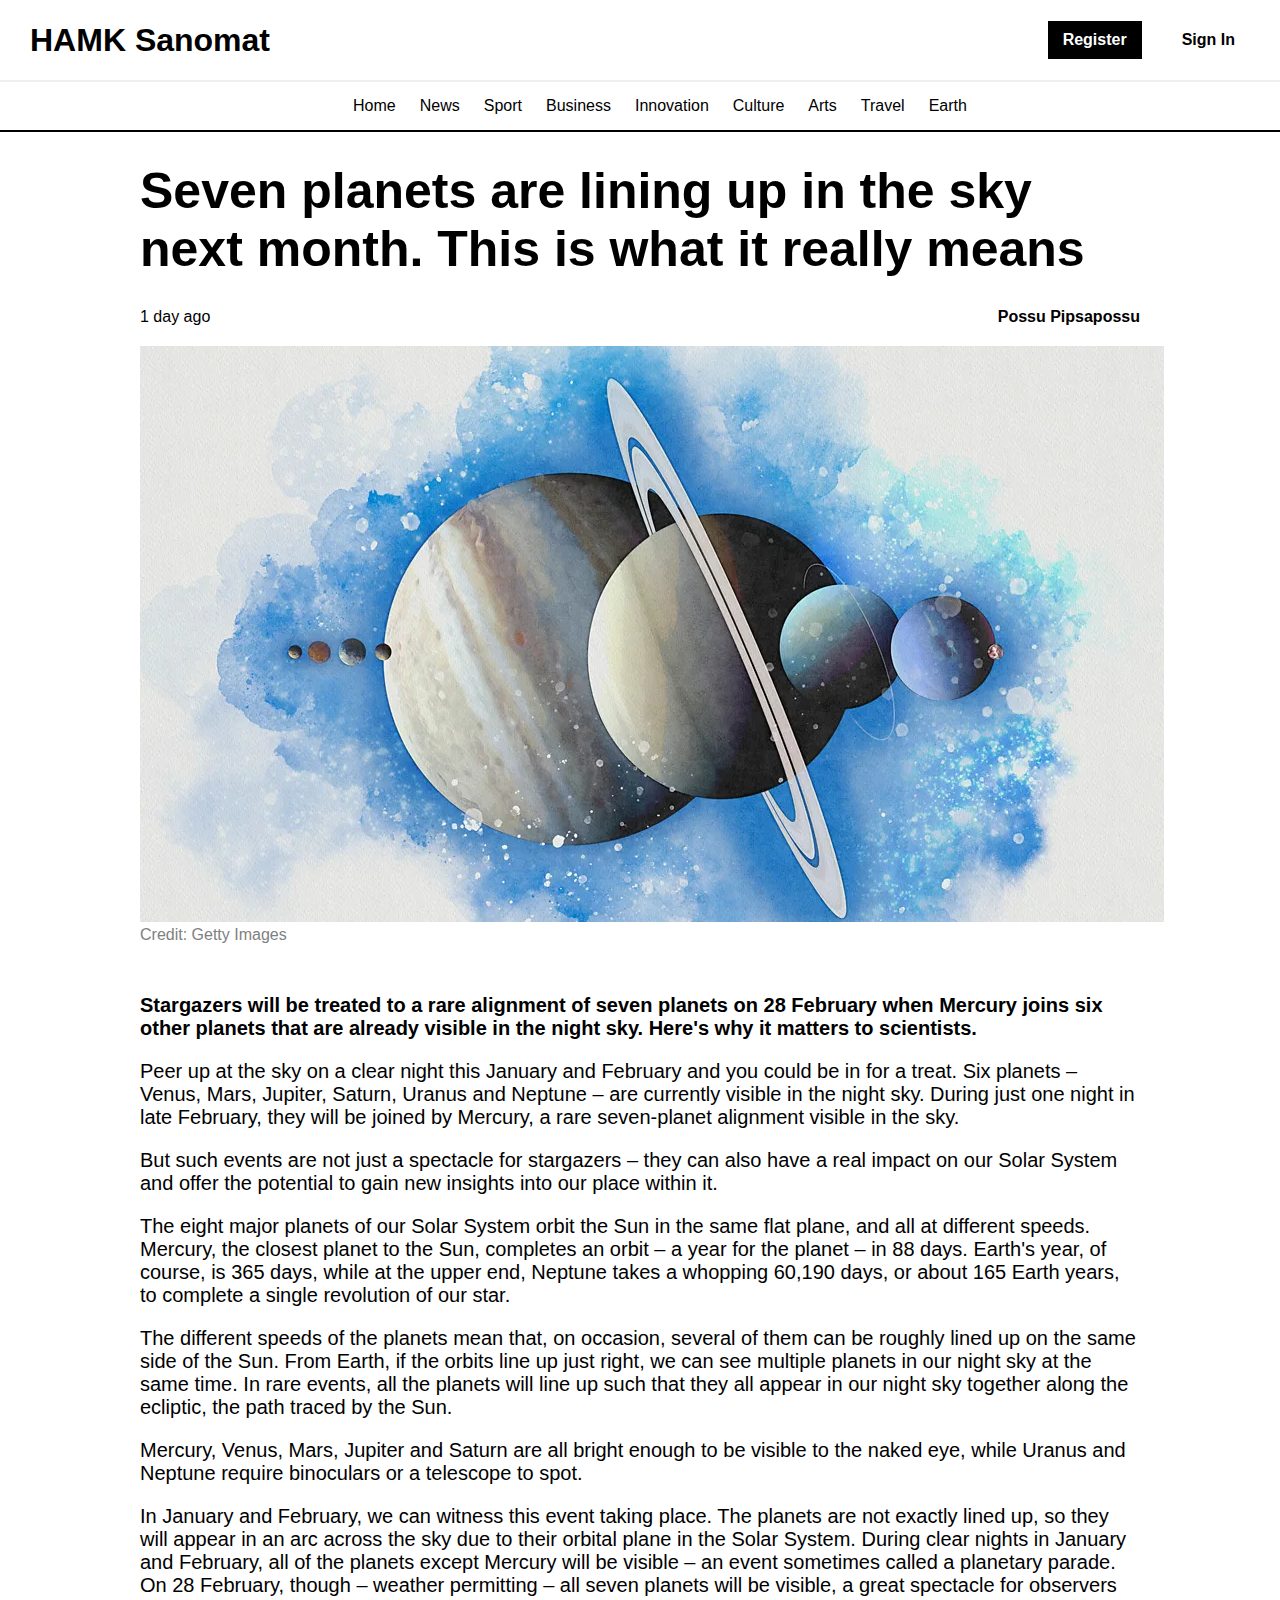
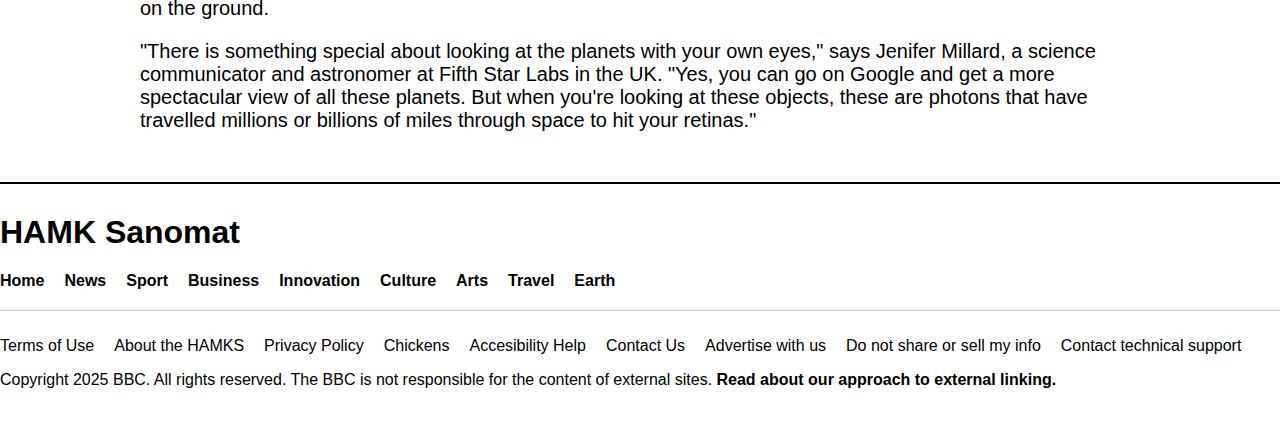
<file: index.html>
<!DOCTYPE html>
<html lang="en">
<head>
    <meta charset="UTF-8">
    <meta name="viewport" content="width=device-width, initial-scale=1.0">
    <link rel="stylesheet" href="style.css">
    <title>HAMK Sanomat</title>
</head>
<body>
    <header>
        <div id="top-header">
            <h1 id="logo">HAMK Sanomat</h1>
            <nav>
                <ul>
                    <li id="register"><a href="#">Register</a></li>
                    <a href="#"><li id="login">Sign In</li></a>
                </ul>
            </nav>
        </div>
        <div id="bottom-header">
            <ul>
                <li><a href="#">Home</a></li>
                <li><a href="#">News</a></li>
                <li><a href="#">Sport</a></li>
                <li><a href="#">Business</a></li>
                <li><a href="#">Innovation</a></li>
                <li><a href="#">Culture</a></li>
                <li><a href="#">Arts</a></li>
                <li><a href="#">Travel</a></li>
                <li><a href="#">Earth</a></li>
            </ul>
        </div>
    </header>

    <main>
        <article>
            <section id="entry">
                <h1 id="title">Seven planets are lining up in the sky next month. This is what it really means</h1>
                <div id="subinfo">
                    <span id="date">1 day ago</span><br>
                    <span id="author">Possu Pipsapossu</span>
                </div>
                <img src="image.webp" alt="planets">
                <figcaption>Credit: Getty Images</figcaption>
            </section>
            <section id="text">
                <p class="bold">Stargazers will be treated to a rare alignment of seven planets on 28 February when Mercury joins six other planets that are already visible in the night sky. Here's why it matters to scientists.</p>
                <p>Peer up at the sky on a clear night this January and February and you could be in for a treat. Six planets – Venus, Mars, Jupiter, Saturn, Uranus and Neptune – are currently visible in the night sky. During just one night in late February, they will be joined by Mercury, a rare seven-planet alignment visible in the sky.</p>
                <p>But such events are not just a spectacle for stargazers – they can also have a real impact on our Solar System and offer the potential to gain new insights into our place within it.</p>
                <p>The eight major planets of our Solar System orbit the Sun in the same flat plane, and all at different speeds. Mercury, the closest planet to the Sun, completes an orbit – a year for the planet – in 88 days. Earth's year, of course, is 365 days, while at the upper end, Neptune takes a whopping 60,190 days, or about 165 Earth years, to complete a single revolution of our star.</p>
                <p>The different speeds of the planets mean that, on occasion, several of them can be roughly lined up on the same side of the Sun. From Earth, if the orbits line up just right, we can see multiple planets in our night sky at the same time. In rare events, all the planets will line up such that they all appear in our night sky together along the ecliptic, the path traced by the Sun.</p>
                <p>Mercury, Venus, Mars, Jupiter and Saturn are all bright enough to be visible to the naked eye, while Uranus and Neptune require binoculars or a telescope to spot.</p>
                <p>In January and February, we can witness this event taking place. The planets are not exactly lined up, so they will appear in an arc across the sky due to their orbital plane in the Solar System. During clear nights in January and February, all of the planets except Mercury will be visible – an event sometimes called a planetary parade. On 28 February, though – weather permitting – all seven planets will be visible, a great spectacle for observers on the ground.</p>
                <p>"There is something special about looking at the planets with your own eyes," says Jenifer Millard, a science communicator and astronomer at Fifth Star Labs in the UK. "Yes, you can go on Google and get a more spectacular view of all these planets. But when you're looking at these objects, these are photons that have travelled millions or billions of miles through space to hit your retinas."</p>
            </section>
        </article>
    </main>

    <p id="footer-seperator"></p>

    <footer>
        <h1>HAMK Sanomat</h1>
        <ul id="anchors">
            <li><a href="#">Home</a></li>
            <li><a href="#">News</a></li>
            <li><a href="#">Sport</a></li>
            <li><a href="#">Business</a></li>
            <li><a href="#">Innovation</a></li>                <li><a href="#">Culture</a></li>
            <li><a href="#">Arts</a></li>
            <li><a href="#">Travel</a></li>
            <li><a href="#">Earth</a></li>
        </ul>
        <ul id="others">
            <li><a href="#">Terms of Use</a></li>
            <li><a href="#">About the HAMKS</a></li>
            <li><a href="#">Privacy Policy</a></li>
            <li><a href="#">Chickens</a></li>
            <li><a href="#">Accesibility Help</a></li>
            <li><a href="#">Contact Us</a></li>
            <li><a href="#">Advertise with us</a></li>
            <li><a href="#">Do not share or sell my info</a></li>
            <li><a href="#">Contact technical support</a></li>
        </ul>
        <span>Copyright 2025 BBC. All rights reserved.  The BBC is not responsible for the content of external sites. <a href="#">Read about our approach to external linking.</a></span>
    </footer>
</body>
</html>
</file>
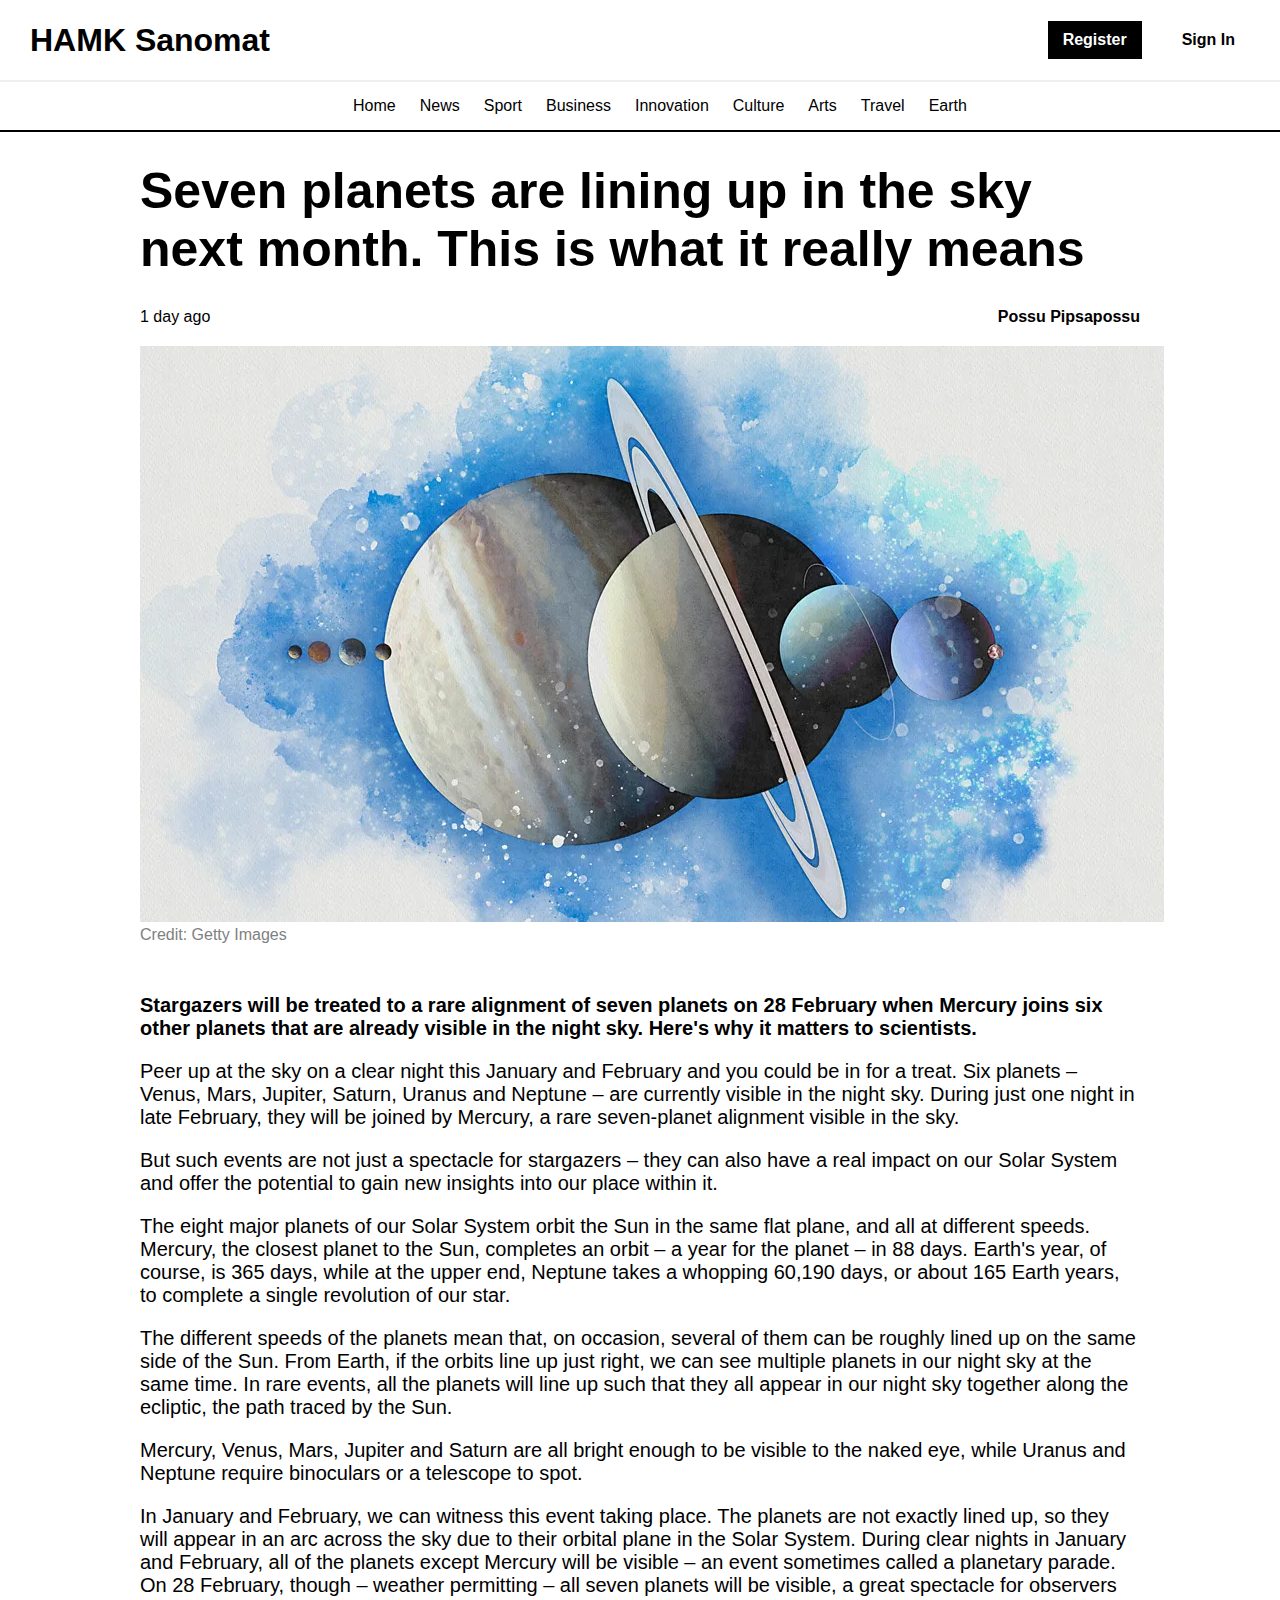
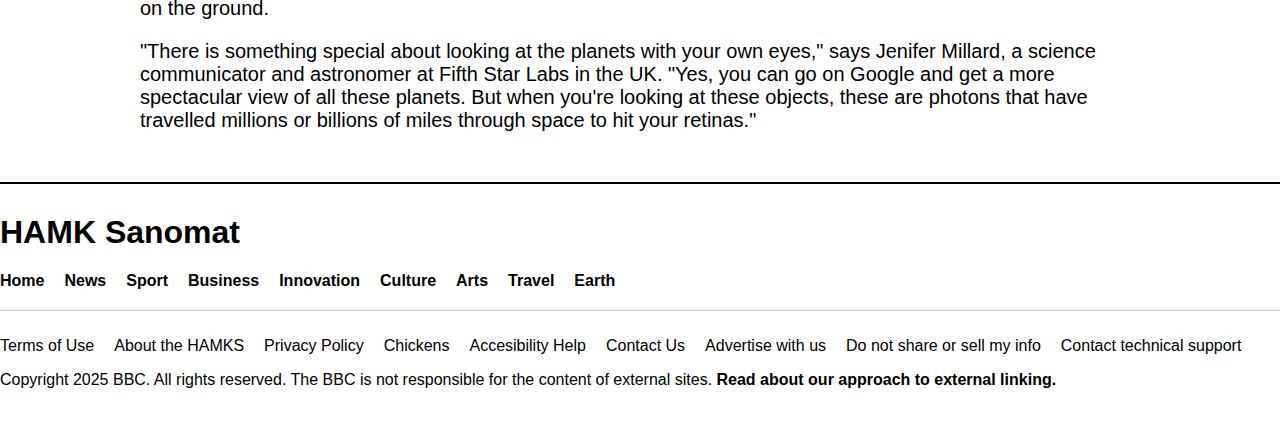
<file: main.html>
<!DOCTYPE html>
<html lang="en">
<head>
    <meta charset="UTF-8">
    <meta name="viewport" content="width=device-width, initial-scale=1.0">
    <link rel="stylesheet" href="style.css">
    <title>HAMK Sanomat</title>
</head>
<body>
    <header>
        <div id="top-header">
            <h1 id="logo">HAMK Sanomat</h1>
            <nav>
                <ul>
                    <li id="register"><a href="#">Register</a></li>
                    <a href="#"><li id="login">Sign In</li></a>
                </ul>
            </nav>
        </div>
        <div id="bottom-header">
            <ul>
                <li><a href="#">Home</a></li>
                <li><a href="#">News</a></li>
                <li><a href="#">Sport</a></li>
                <li><a href="#">Business</a></li>
                <li><a href="#">Innovation</a></li>
                <li><a href="#">Culture</a></li>
                <li><a href="#">Arts</a></li>
                <li><a href="#">Travel</a></li>
                <li><a href="#">Earth</a></li>
            </ul>
        </div>
    </header>

    <main>
        <article>
            <section id="entry">
                <h1 id="title">Seven planets are lining up in the sky next month. This is what it really means</h1>
                <div id="subinfo">
                    <span id="date">1 day ago</span><br>
                    <span id="author">Possu Pipsapossu</span>
                </div>
                <img src="image.webp" alt="planets">
                <figcaption>Credit: Getty Images</figcaption>
            </section>
            <section id="text">
                <p class="bold">Stargazers will be treated to a rare alignment of seven planets on 28 February when Mercury joins six other planets that are already visible in the night sky. Here's why it matters to scientists.</p>
                <p>Peer up at the sky on a clear night this January and February and you could be in for a treat. Six planets – Venus, Mars, Jupiter, Saturn, Uranus and Neptune – are currently visible in the night sky. During just one night in late February, they will be joined by Mercury, a rare seven-planet alignment visible in the sky.</p>
                <p>But such events are not just a spectacle for stargazers – they can also have a real impact on our Solar System and offer the potential to gain new insights into our place within it.</p>
                <p>The eight major planets of our Solar System orbit the Sun in the same flat plane, and all at different speeds. Mercury, the closest planet to the Sun, completes an orbit – a year for the planet – in 88 days. Earth's year, of course, is 365 days, while at the upper end, Neptune takes a whopping 60,190 days, or about 165 Earth years, to complete a single revolution of our star.</p>
                <p>The different speeds of the planets mean that, on occasion, several of them can be roughly lined up on the same side of the Sun. From Earth, if the orbits line up just right, we can see multiple planets in our night sky at the same time. In rare events, all the planets will line up such that they all appear in our night sky together along the ecliptic, the path traced by the Sun.</p>
                <p>Mercury, Venus, Mars, Jupiter and Saturn are all bright enough to be visible to the naked eye, while Uranus and Neptune require binoculars or a telescope to spot.</p>
                <p>In January and February, we can witness this event taking place. The planets are not exactly lined up, so they will appear in an arc across the sky due to their orbital plane in the Solar System. During clear nights in January and February, all of the planets except Mercury will be visible – an event sometimes called a planetary parade. On 28 February, though – weather permitting – all seven planets will be visible, a great spectacle for observers on the ground.</p>
                <p>"There is something special about looking at the planets with your own eyes," says Jenifer Millard, a science communicator and astronomer at Fifth Star Labs in the UK. "Yes, you can go on Google and get a more spectacular view of all these planets. But when you're looking at these objects, these are photons that have travelled millions or billions of miles through space to hit your retinas."</p>
            </section>
        </article>
    </main>

    <p id="footer-seperator"></p>

    <footer>
        <h1>HAMK Sanomat</h1>
        <ul id="anchors">
            <li><a href="#">Home</a></li>
            <li><a href="#">News</a></li>
            <li><a href="#">Sport</a></li>
            <li><a href="#">Business</a></li>
            <li><a href="#">Innovation</a></li>                <li><a href="#">Culture</a></li>
            <li><a href="#">Arts</a></li>
            <li><a href="#">Travel</a></li>
            <li><a href="#">Earth</a></li>
        </ul>
        <ul id="others">
            <li><a href="#">Terms of Use</a></li>
            <li><a href="#">About the HAMKS</a></li>
            <li><a href="#">Privacy Policy</a></li>
            <li><a href="#">Chickens</a></li>
            <li><a href="#">Accesibility Help</a></li>
            <li><a href="#">Contact Us</a></li>
            <li><a href="#">Advertise with us</a></li>
            <li><a href="#">Do not share or sell my info</a></li>
            <li><a href="#">Contact technical support</a></li>
        </ul>
        <span>Copyright 2025 BBC. All rights reserved.  The BBC is not responsible for the content of external sites. <a href="#">Read about our approach to external linking.</a></span>
    </footer>
</body>
</html>
</file>
<file: style.css>
body {
    font-family:'Lucida Sans', 'Lucida Sans Regular', 'Lucida Grande', 'Lucida Sans Unicode', Geneva, Verdana, sans-serif;
    margin: 0px;
}

header a {
    text-decoration: none;
    color: black;
}

header ul li {
    list-style-type: none;
}

#top-header {
    display: flex;
    justify-content: space-between;
    align-items: center;

    border-bottom: 2px solid rgb(239, 239, 239);
}

#top-header > * {
    margin: 5px 30px;
}

#top-header ul {
    display: flex;
}

#top-header li {
    font-weight: 600;
    padding: 10px 15px;
    margin-left: 25px;
}

#register {
    background-color: black;
    color: white;
}

#register a {
    color: white;
}

#register:hover, #login:hover {
    background-color: rgb(45, 45, 45);
}

#login:hover {
    color: white;
}

#bottom-header ul {
    display: flex;
    justify-content: center;
}

#bottom-header li {
    padding: 15px 12px;
    margin: -16px 0;
}

#bottom-header li:hover {
    background-color: rgb(185, 185, 185);
    /* border-bottom: 3px solid black; */
}

#bottom-header {

    border-bottom: 2px solid rgb(0, 0, 0);
}

main {
    width: 1000px;
    margin: 0 auto;
}

#title {
    font-size: 50px;
    font-weight: 600;
    margin: 30px 0;
}

#subinfo {
    display: flex;
    justify-content: space-between;
    margin-bottom: 20px;
}

figcaption {
    color: gray;
}

#author {
    font-weight: 900;
}

#text {
    margin-top: 50px;
    font-size: 20px;
    font-weight: 200;
}

.bold {
    font-weight: 800;
}

footer {
    width: 1500px;
    margin: 0 auto;
    padding-bottom: 50px;
    margin-top: -20px;
}

#footer-seperator {
    border-top: 2px solid black;
    margin: 50px 0;
}

footer span {
    font-weight: 100; /* doesnt work */
}

footer ul {
    list-style-type: none;
    display: flex;
    justify-content: flex-start;
    padding: 0;
    margin-left: -10px;
}

footer ul li {
    margin:0 10px;
}

#anchors {
    font-weight: 600;
    border-bottom: 1px solid rgb(194, 194, 194);
    padding-bottom: 20px;
}

#others {
    padding-top: 10px;
    font-weight: 400;
}

footer a {
    text-decoration: none;
    color: black;
}

footer a:hover {
    text-decoration: underline;
}

footer span a {
    font-weight: 900;
}
</file>
